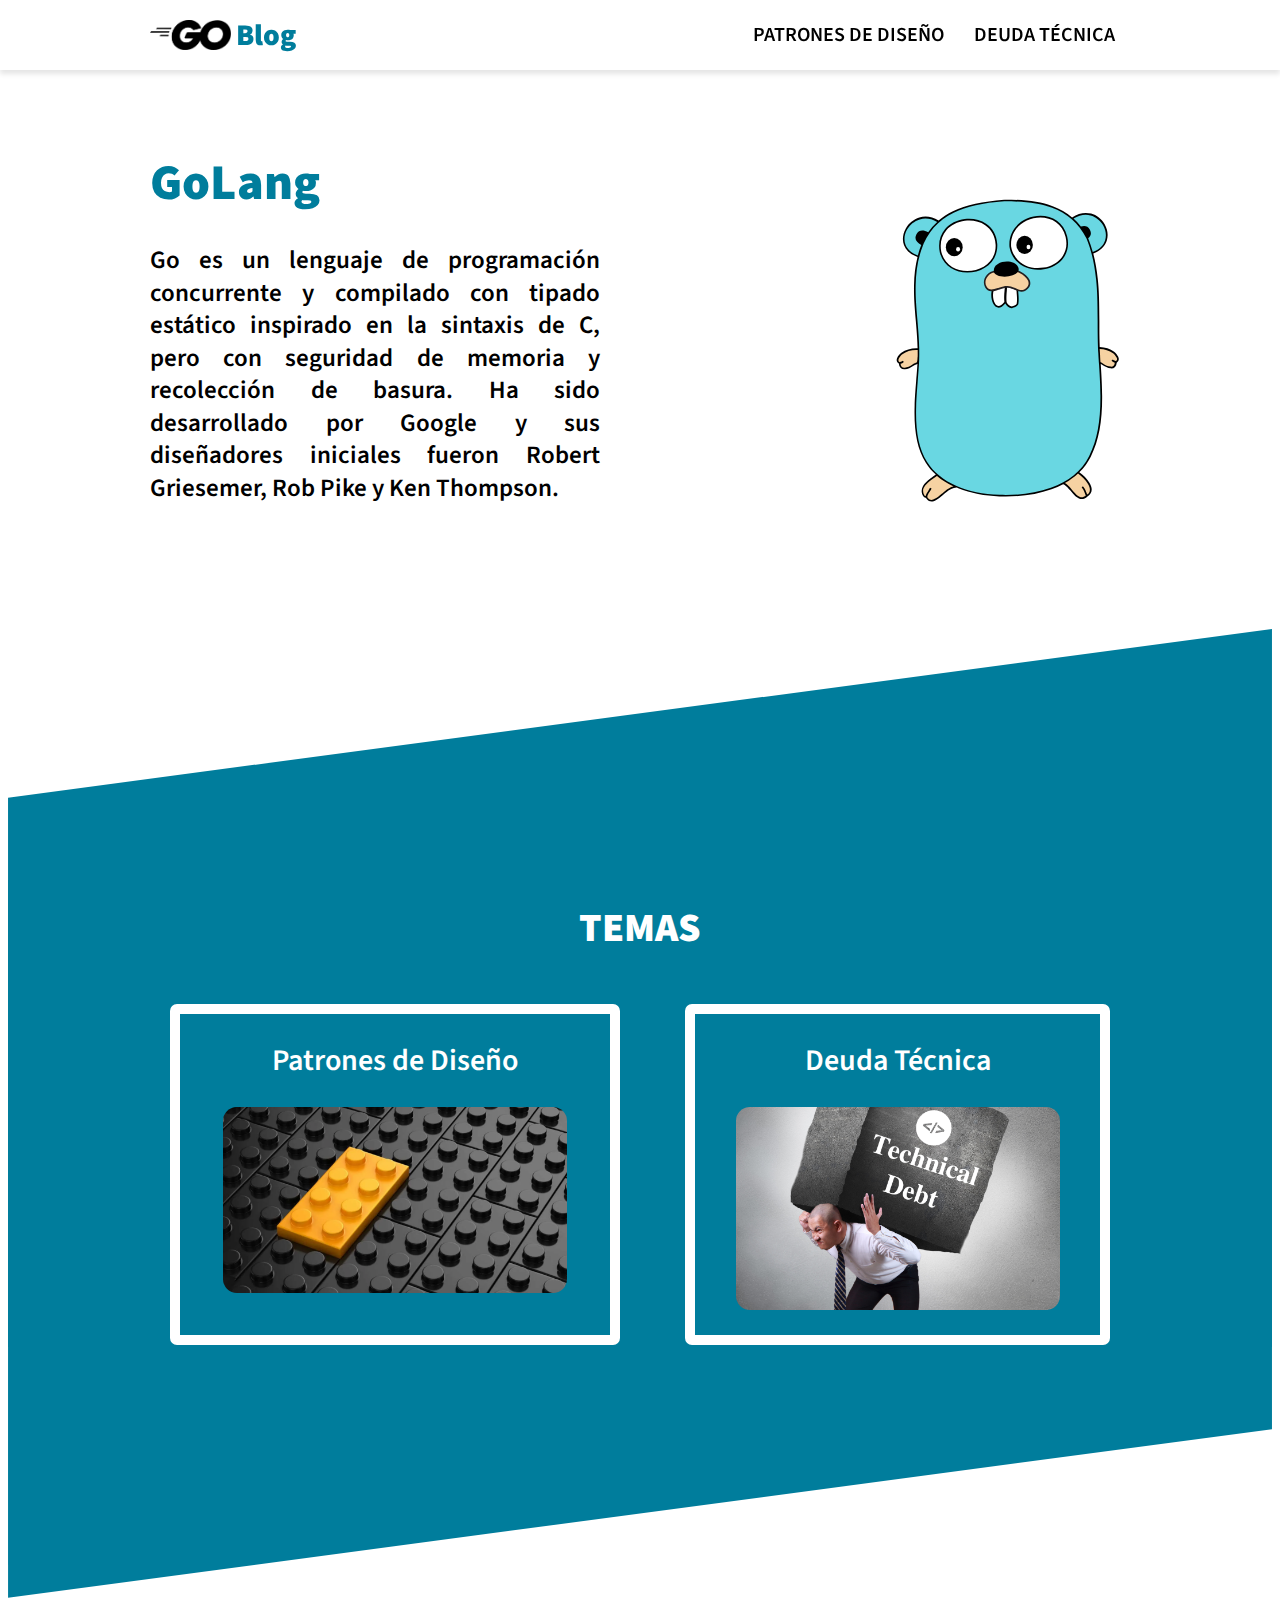
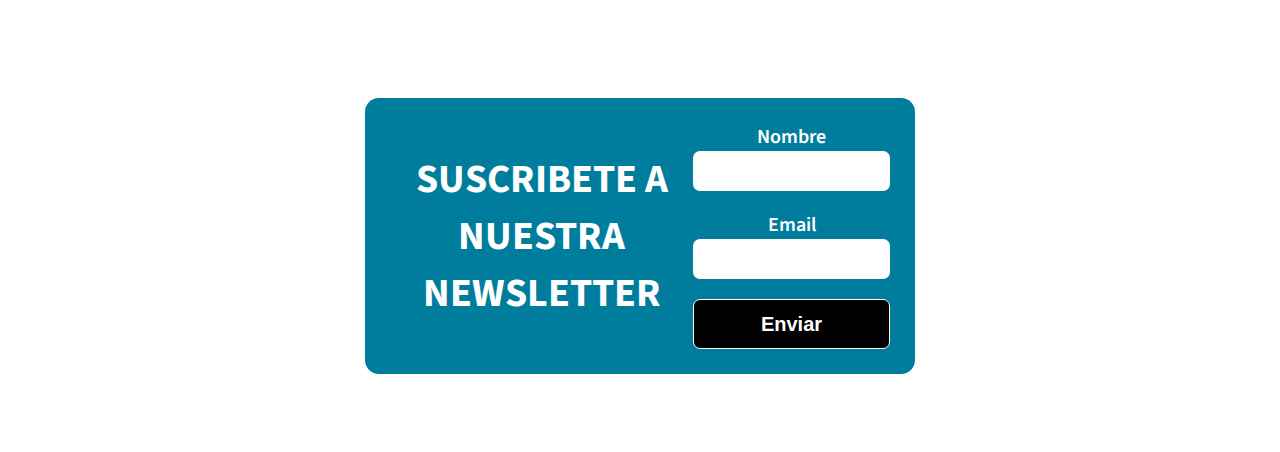
<file: index.html>
<!DOCTYPE html>
<html lang="es">
<head>
  <meta charset="UTF-8">
  <meta http-equiv="X-UA-Compatible" content="IE=edge">
  <meta name="viewport" content="width=device-width, initial-scale=1.0">
  <title>Golang Blog</title>
  <link rel="preconnect" href="https://fonts.googleapis.com">
  <link rel="preconnect" href="https://fonts.gstatic.com" crossorigin>
  <link href="https://fonts.googleapis.com/css2?family=Source+Sans+Pro:wght@400;600;700;900&display=swap" rel="stylesheet">
  <link rel="stylesheet" href="/styles/main.css">
  <link rel="stylesheet" href="/styles/navbar.css">
  <link rel="stylesheet" href="/styles/description.css">
  <link rel="stylesheet" href="/styles/topics.css">
  <link rel="stylesheet" href="/styles/contact.css">
  <link rel="stylesheet" href="/styles/modal.css">
  <script defer src="js/app.js"></script>
</head>
<body>

  <header class="topheader">
    <nav class="topnav">
      <a href="/index.html" class="logo">
        <img height="30" src="images/go_logo.png" alt="gopher">
        <div class="logo-title">Blog</div>
      </a>
      <button class="open-menu">
        <img src="images/hamburger-icon.svg" alt="abrir menú">
      </button>
      <ul class="menu">
        <button class="close-menu">
          <img src="images/close-icon.svg" alt="cerrar menú">
        </button>
        <li><a href="/desing_patterns.html">Patrones de Diseño</a></li>
        <li><a href="/technical_debt.html">Deuda Técnica</a></li>
      </ul>
    </nav>
  </header>

  <div class="horizontal-padding vertical-padding">
    <section class="description" id="description">
        <div class="description-info">
            <h1 class="description-title">GoLang</h1>
            <p class="description-details">Go es un lenguaje de programación concurrente y compilado con tipado estático inspirado en la sintaxis de C, pero con seguridad de memoria y recolección de basura. Ha sido desarrollado por Google y sus diseñadores iniciales fueron Robert Griesemer, Rob Pike y Ken Thompson.</p>
        </div>
        <span class="description-img-section">
            <img class="description-img" src="images/gopher.svg" alt="Gopher"/>
        </span>
    </section>
  </div>

  <section class="topics" id="topics">
    <img src="images/wave.svg" alt="division" class="wave wave-top">
      <div class="topics-body">
        <h2 class="topics-title">Temas</h2>
        <div class="topics-grid">
          <div class="topic">
            <a href="/desing_patterns.html" class="topic-link">
              <h2 class="topic-title">Patrones de Diseño</h2>
              <img src="images/patron.png" alt="Patrones" class="topic-img">
            </a>
          </div>
          <div class="topic">
            <a href="/technical_debt.html" class="topic-link">
              <h2 class="topic-title">Deuda Técnica</h2>
              <img src="images/deuda.png" alt="Patrones" class="topic-img">
            </a>
          </div>
        </div>
      </div>
    <img src="images/wave.svg" alt="division" class="wave wave-bottom">
  </section>
  
  <div class="horizontal-padding vertical-padding">
    <div class="contact-group">
      <section class="contact" id="contact">
        <div class="contact-container">
          <h2 class="contact-title">Suscribete a nuestra newsletter</h2>
          <form class="contact-form">
            <div class="contact-form-group">
              <label for="name">Nombre</label>
              <input type="text" name="name" id="name">
            </div>
            <div class="contact-form-group">
              <label for="name">Email</label>
              <input type="email" name="email" id="email">
            </div>
            <button type="submit" name="sendBtn" id="sendBtn" class="contact-form-submit">Enviar</button>
          </form>
        </div>
      </section>
    </div>
  </div>

  <section class="modal">
    <div class="modal-content">
      <img class="modal-image" src="images/check.png" alt="terminal">
      <h2 class="modal-message" name="response" id="response">Mensaje Modal</h2>
      <button class="modal-close">Cerrar</button>
    </div>
  </section>

</body>
</html>
</file>
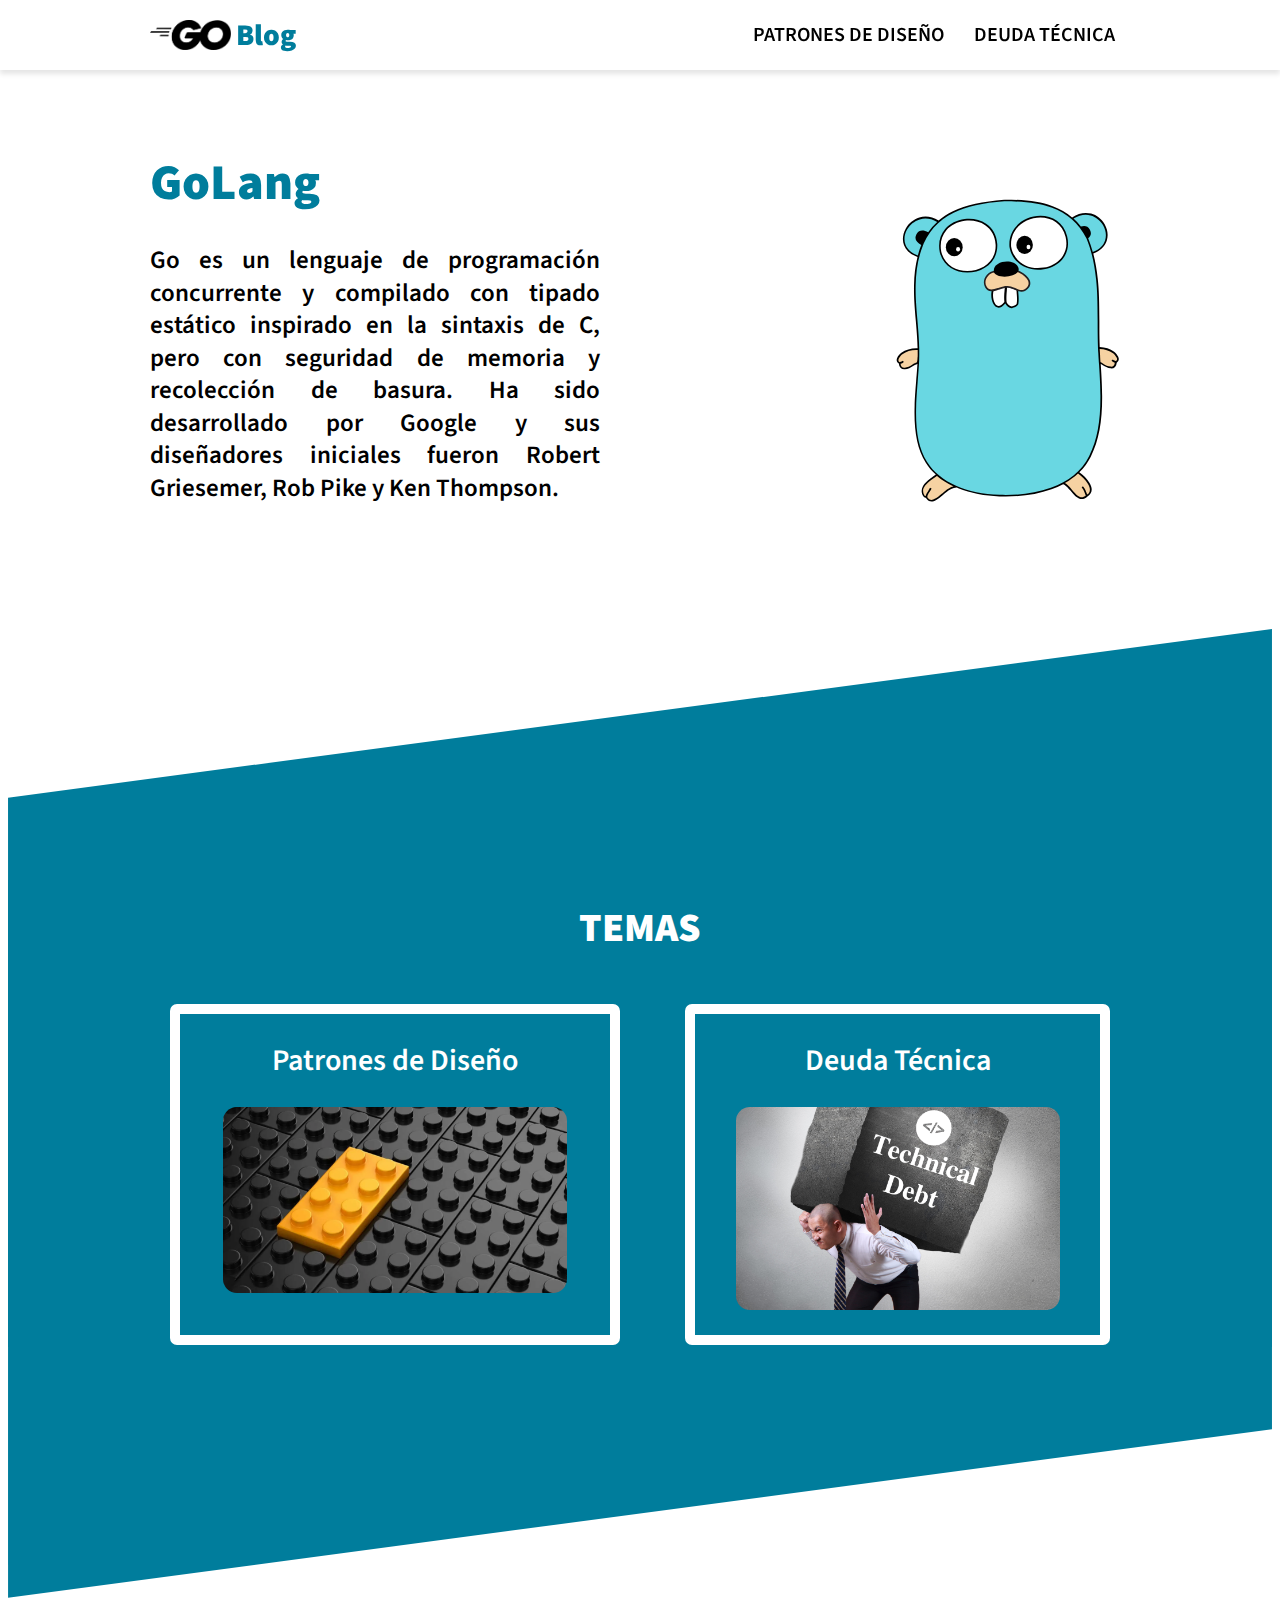
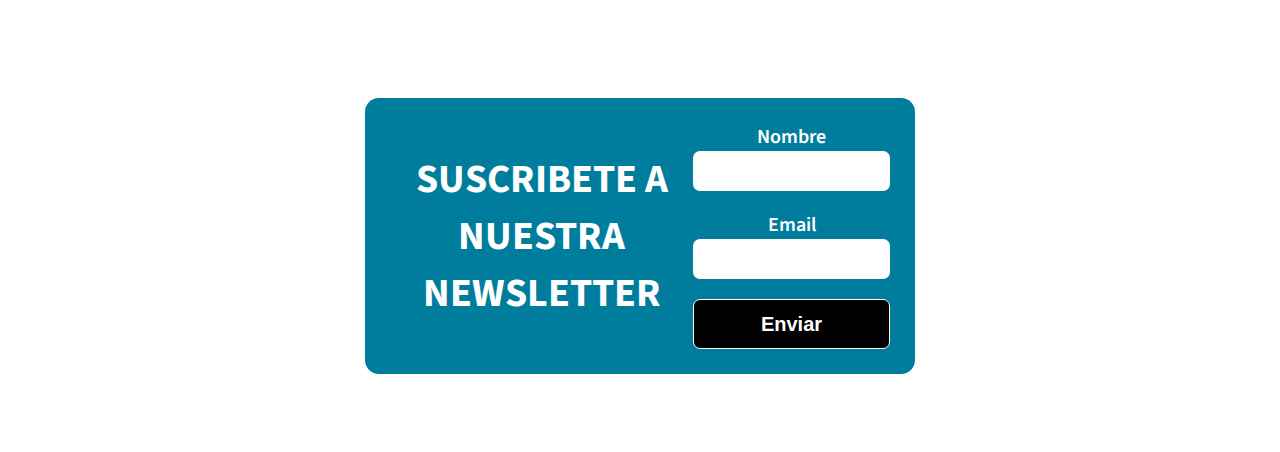
<file: docs/index.html>
<!DOCTYPE html>
<html lang="es">
<head>
  <meta charset="UTF-8">
  <meta http-equiv="X-UA-Compatible" content="IE=edge">
  <meta name="viewport" content="width=device-width, initial-scale=1.0">
  <title>Golang Blog</title>
  <link rel="preconnect" href="https://fonts.googleapis.com">
  <link rel="preconnect" href="https://fonts.gstatic.com" crossorigin>
  <link href="https://fonts.googleapis.com/css2?family=Source+Sans+Pro:wght@400;600;700;900&display=swap" rel="stylesheet">
  <link rel="stylesheet" href="./styles/main.css">
  <link rel="stylesheet" href="./styles/navbar.css">
  <link rel="stylesheet" href="./styles/description.css">
  <link rel="stylesheet" href="./styles/topics.css">
  <link rel="stylesheet" href="./styles/contact.css">
  <link rel="stylesheet" href="./styles/modal.css">
  <script defer src="./js/app.js"></script>
</head>
<body>

  <header class="topheader">
    <nav class="topnav">
      <a href="docs/index.html" class="logo">
        <img height="30" src="images/go_logo.png" alt="gopher">
        <div class="logo-title">Blog</div>
      </a>
      <button class="open-menu">
        <img src="images/hamburger-icon.svg" alt="abrir menú">
      </button>
      <ul class="menu">
        <button class="close-menu">
          <img src="images/close-icon.svg" alt="cerrar menú">
        </button>
        <li><a href="./desing_patterns.html">Patrones de Diseño</a></li>
        <li><a href="./technical_debt.html">Deuda Técnica</a></li>
      </ul>
    </nav>
  </header>

  <div class="horizontal-padding vertical-padding">
    <section class="description" id="description">
        <div class="description-info">
            <h1 class="description-title">GoLang</h1>
            <p class="description-details">Go es un lenguaje de programación concurrente y compilado con tipado estático inspirado en la sintaxis de C, pero con seguridad de memoria y recolección de basura. Ha sido desarrollado por Google y sus diseñadores iniciales fueron Robert Griesemer, Rob Pike y Ken Thompson.</p>
        </div>
        <span class="description-img-section">
            <img class="description-img" src="images/gopher.svg" alt="Gopher"/>
        </span>
    </section>
  </div>

  <section class="topics" id="topics">
    <img src="images/wave.svg" alt="division" class="wave wave-top">
      <div class="topics-body">
        <h2 class="topics-title">Temas</h2>
        <div class="topics-grid">
          <div class="topic">
            <a href="./desing_patterns.html" class="topic-link">
              <h2 class="topic-title">Patrones de Diseño</h2>
              <img src="images/patron.png" alt="Patrones" class="topic-img">
            </a>
          </div>
          <div class="topic">
            <a href="./technical_debt.html" class="topic-link">
              <h2 class="topic-title">Deuda Técnica</h2>
              <img src="images/deuda.png" alt="Patrones" class="topic-img">
            </a>
          </div>
        </div>
      </div>
    <img src="images/wave.svg" alt="division" class="wave wave-bottom">
  </section>
  
  <div class="horizontal-padding vertical-padding">
    <div class="contact-group">
      <section class="contact" id="contact">
        <div class="contact-container">
          <h2 class="contact-title">Suscribete a nuestra newsletter</h2>
          <form class="contact-form">
            <div class="contact-form-group">
              <label for="name">Nombre</label>
              <input type="text" name="name" id="name">
            </div>
            <div class="contact-form-group">
              <label for="name">Email</label>
              <input type="email" name="email" id="email">
            </div>
            <button type="submit" name="sendBtn" id="sendBtn" class="contact-form-submit">Enviar</button>
          </form>
        </div>
      </section>
    </div>
  </div>

  <section class="modal">
    <div class="modal-content">
      <img class="modal-image" src="images/check.png" alt="terminal">
      <h2 class="modal-message" name="response" id="response">Mensaje Modal</h2>
      <button class="modal-close">Cerrar</button>
    </div>
  </section>

</body>
</html>
</file>
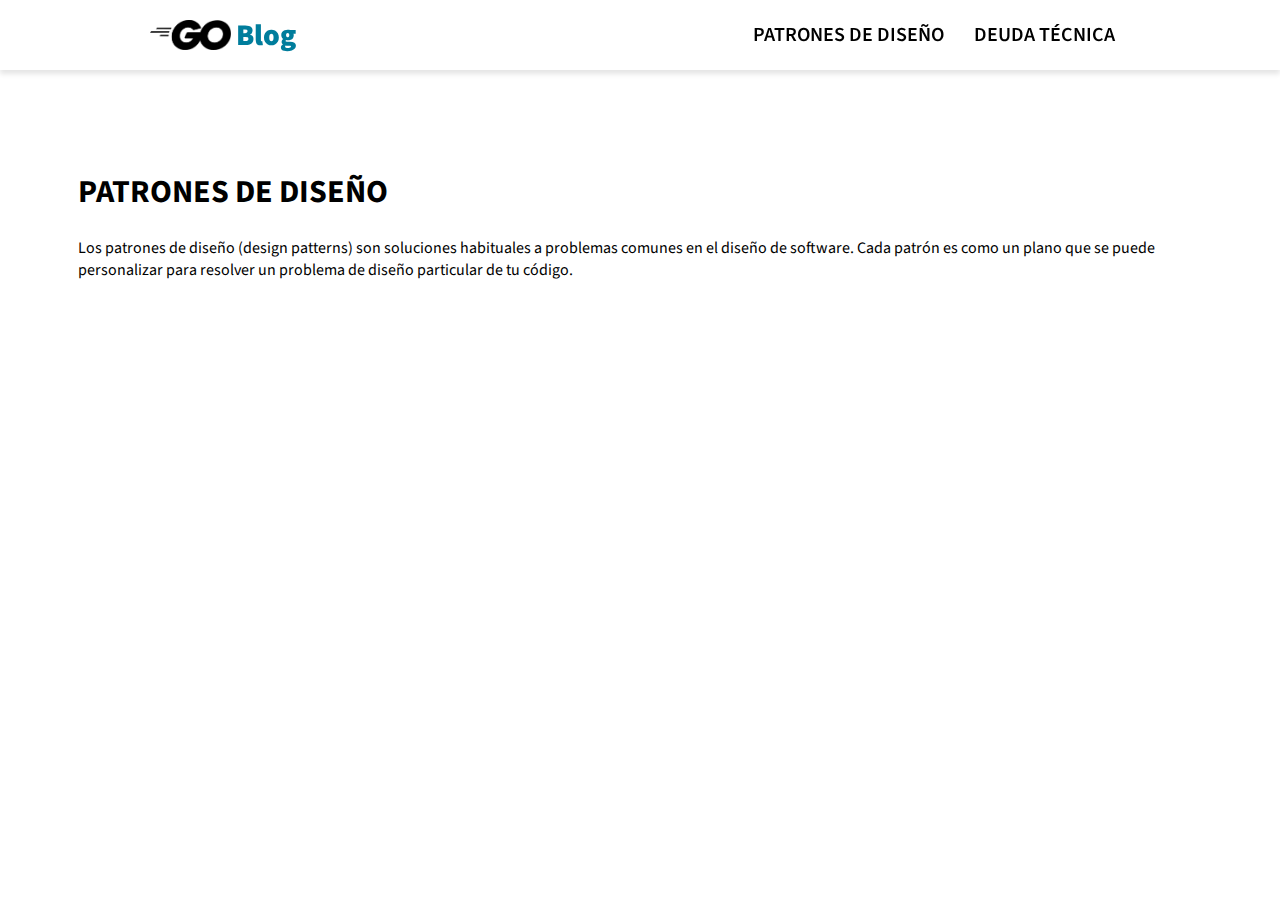
<file: desing_patterns.html>
<!DOCTYPE html>
<html lang="es">
<head>
  <meta charset="UTF-8">
  <meta http-equiv="X-UA-Compatible" content="IE=edge">
  <meta name="viewport" content="width=device-width, initial-scale=1.0">
  <title>Patrones Go</title>
  <link rel="preconnect" href="https://fonts.googleapis.com">
  <link rel="preconnect" href="https://fonts.gstatic.com" crossorigin>
  <link href="https://fonts.googleapis.com/css2?family=Source+Sans+Pro:wght@400;600;700;900&display=swap" rel="stylesheet">
  <link rel="stylesheet" href="/styles/main.css">
  <link rel="stylesheet" href="/styles/navbar.css">
  <script defer src="js/app.js"></script>
</head>
<body>

  <header class="topheader">
    <nav class="topnav">
      <a href="/index.html" class="logo">
        <img height="30" src="images/go_logo.png" alt="gopher">
        <div class="logo-title">Blog</div>
      </a>
      <button class="open-menu">
        <img src="images/hamburger-icon.svg" alt="abrir menú">
      </button>
      <ul class="menu">
        <button class="close-menu">
          <img src="images/close-icon.svg" alt="cerrar menú">
        </button>
        <li><a href="/desing_patterns.html">Patrones de Diseño</a></li>
        <li><a href="/technical_debt.html">Deuda Técnica</a></li>
      </ul>
    </nav>
  </header>

  <div class="horizontal-padding vertical-padding">
    <section class="content">
        <div class="content-info">
            <h1 class="content-title">PATRONES DE DISEÑO</h1>
            <p class="content-details">Los patrones de diseño (design patterns) son soluciones
                habituales a problemas comunes en el diseño de
                software. Cada patrón es como un plano que se
                puede personalizar para resolver un problema de
                diseño particular de tu código.</p>
        </div>
    </section>
  </div>

</body>
</html>
</file>
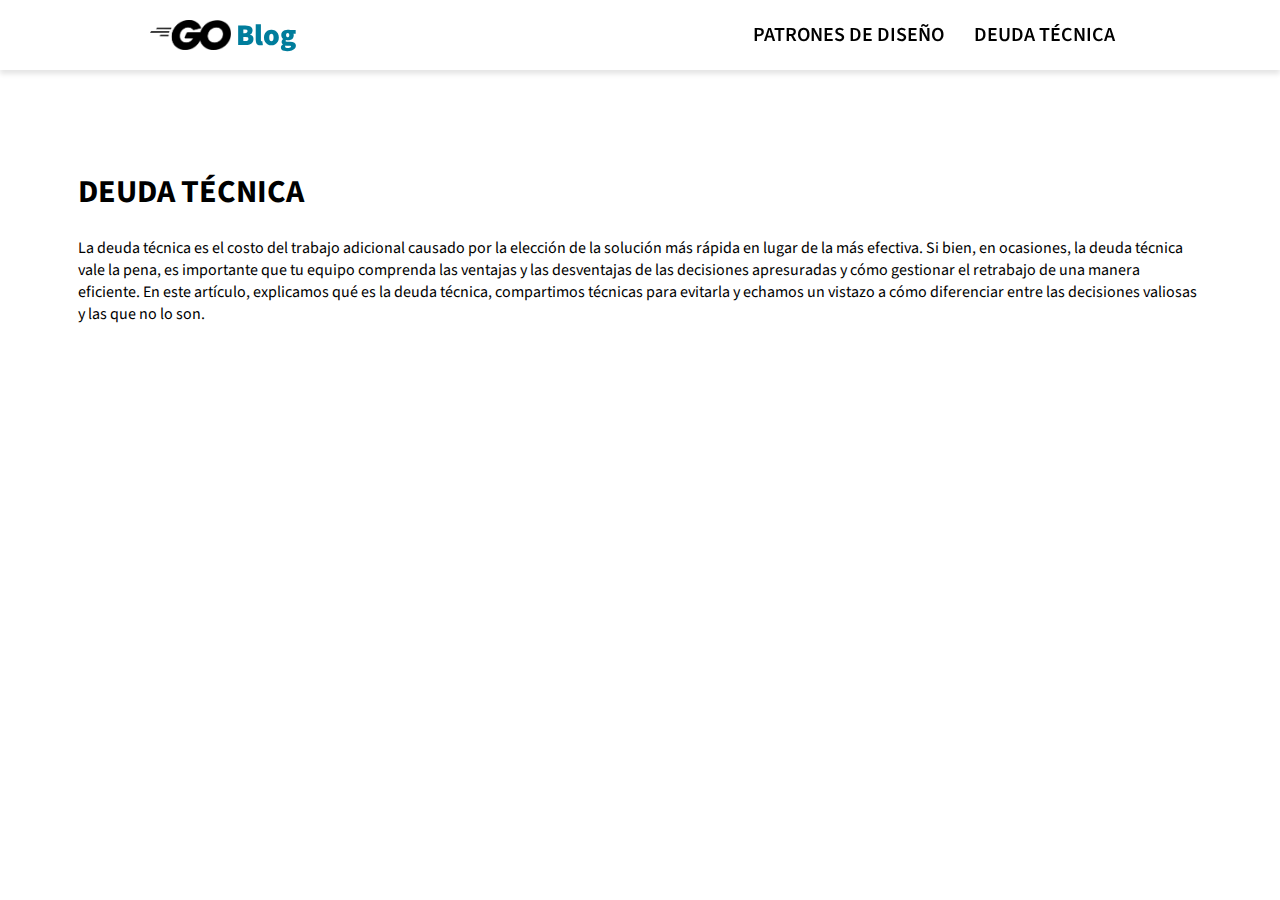
<file: technical_debt.html>
<!DOCTYPE html>
<html lang="es">
<head>
  <meta charset="UTF-8">
  <meta http-equiv="X-UA-Compatible" content="IE=edge">
  <meta name="viewport" content="width=device-width, initial-scale=1.0">
  <title>Deuda Técnica</title>
  <link rel="preconnect" href="https://fonts.googleapis.com">
  <link rel="preconnect" href="https://fonts.gstatic.com" crossorigin>
  <link href="https://fonts.googleapis.com/css2?family=Source+Sans+Pro:wght@400;600;700;900&display=swap" rel="stylesheet">
  <link rel="stylesheet" href="/styles/main.css">
  <link rel="stylesheet" href="/styles/navbar.css">
  <script defer src="js/app.js"></script>
</head>
<body>

  <header class="topheader">
    <nav class="topnav">
      <a href="/index.html" class="logo">
        <img height="30" src="images/go_logo.png" alt="gopher">
        <div class="logo-title">Blog</div>
      </a>
      <button class="open-menu">
        <img src="images/hamburger-icon.svg" alt="abrir menú">
      </button>
      <ul class="menu">
        <button class="close-menu">
          <img src="images/close-icon.svg" alt="cerrar menú">
        </button>
        <li><a href="/desing_patterns.html">Patrones de Diseño</a></li>
        <li><a href="/technical_debt.html">Deuda Técnica</a></li>
      </ul>
    </nav>
  </header>

  <div class="horizontal-padding vertical-padding">
    <section class="content">
        <div class="content-info">
            <h1 class="content-title">DEUDA TÉCNICA</h1>
            <p class="content-details">La deuda técnica es el costo del trabajo adicional causado por la elección de la solución más rápida en lugar de la más efectiva. Si bien, en ocasiones, la deuda técnica vale la pena, es importante que tu equipo comprenda las ventajas y las desventajas de las decisiones apresuradas y cómo gestionar el retrabajo de una manera eficiente. En este artículo, explicamos qué es la deuda técnica, compartimos técnicas para evitarla y echamos un vistazo a cómo diferenciar entre las decisiones valiosas y las que no lo son.</p>
        </div>
    </section>
  </div>

</body>
</html>
</file>
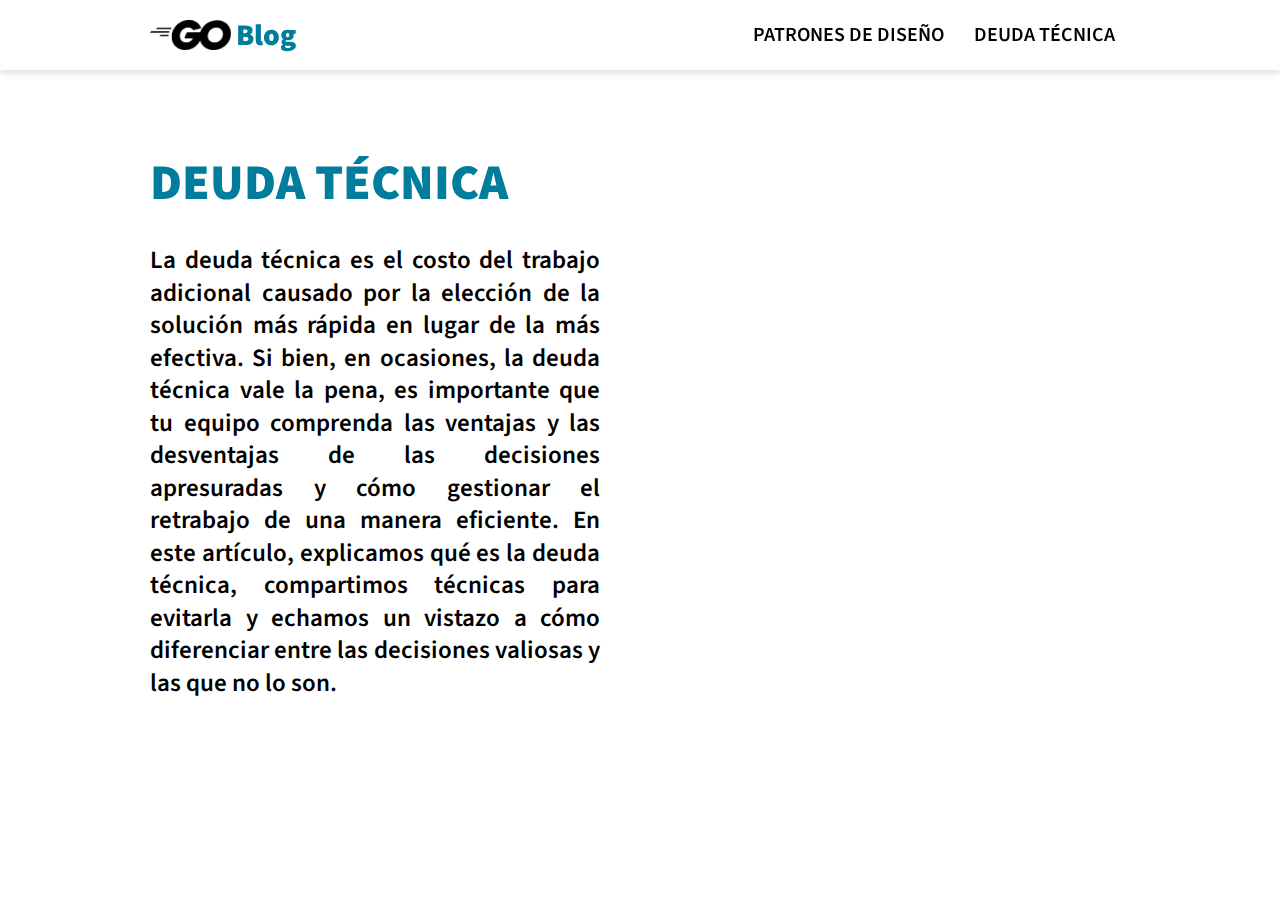
<file: technique_doubt.html>
<!DOCTYPE html>
<html lang="es">
<head>
  <meta charset="UTF-8">
  <meta http-equiv="X-UA-Compatible" content="IE=edge">
  <meta name="viewport" content="width=device-width, initial-scale=1.0">
  <title>Deuda Técnica</title>
  <link rel="preconnect" href="https://fonts.googleapis.com">
  <link rel="preconnect" href="https://fonts.gstatic.com" crossorigin>
  <link href="https://fonts.googleapis.com/css2?family=Source+Sans+Pro:wght@400;600;700;900&display=swap" rel="stylesheet">
  <link rel="stylesheet" href="/assets/styles/main.css">
  <link rel="stylesheet" href="/assets/styles/navbar.css">
  <link rel="stylesheet" href="/assets/styles/description.css">
  <script defer src="assets/js/app.js"></script>
</head>
<body>

  <header class="topheader">
    <nav class="topnav">
      <a href="/index.html" class="logo">
        <img height="30" src="assets/images/go_logo.png" alt="gopher">
        <div class="logo-title">Blog</div>
      </a>
      <button class="open-menu">
        <img src="assets/images/hamburger-icon.svg" alt="abrir menú">
      </button>
      <ul class="menu">
        <button class="close-menu">
          <img src="assets/images/close-icon.svg" alt="cerrar menú">
        </button>
        <li><a href="/desing_patterns.html">Patrones de Diseño</a></li>
        <li><a href="/technique_doubt.html">Deuda Técnica</a></li>
      </ul>
    </nav>
  </header>

  <div class="horizontal-padding vertical-padding">
    <section class="description">
        <div class="description-info">
            <h1 class="description-title">DEUDA TÉCNICA</h1>
            <p class="description-details">La deuda técnica es el costo del trabajo adicional causado por la elección de la solución más rápida en lugar de la más efectiva. Si bien, en ocasiones, la deuda técnica vale la pena, es importante que tu equipo comprenda las ventajas y las desventajas de las decisiones apresuradas y cómo gestionar el retrabajo de una manera eficiente. En este artículo, explicamos qué es la deuda técnica, compartimos técnicas para evitarla y echamos un vistazo a cómo diferenciar entre las decisiones valiosas y las que no lo son.</p>
        </div>
    </section>
  </div>

</body>
</html>
</file>
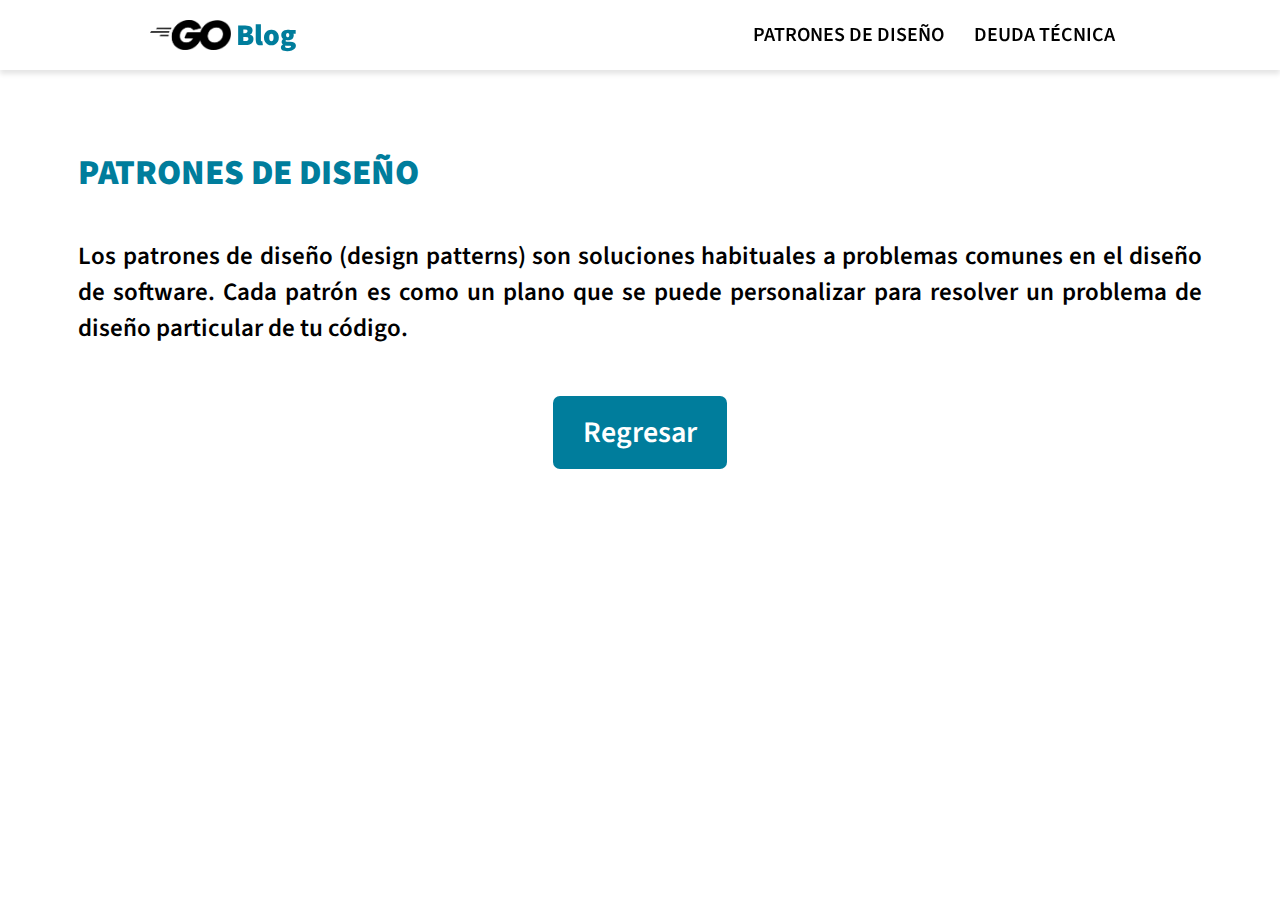
<file: docs/desing_patterns.html>
<!DOCTYPE html>
<html lang="es">
<head>
  <meta charset="UTF-8">
  <meta http-equiv="X-UA-Compatible" content="IE=edge">
  <meta name="viewport" content="width=device-width, initial-scale=1.0">
  <title>Patrones Go</title>
  <link rel="preconnect" href="https://fonts.googleapis.com">
  <link rel="preconnect" href="https://fonts.gstatic.com" crossorigin>
  <link href="https://fonts.googleapis.com/css2?family=Source+Sans+Pro:wght@400;600;700;900&display=swap" rel="stylesheet">
  <link rel="stylesheet" href="./styles/main.css">
  <link rel="stylesheet" href="./styles/navbar.css">
  <link rel="stylesheet" href="./styles/content.css">
  <script defer src="js/app.js"></script>
</head>
<body>

  <header class="topheader">
    <nav class="topnav">
      <a href="./index.html" class="logo">
        <img height="30" src="images/go_logo.png" alt="gopher">
        <div class="logo-title">Blog</div>
      </a>
      <button class="open-menu">
        <img src="images/hamburger-icon.svg" alt="abrir menú">
      </button>
      <ul class="menu">
        <button class="close-menu">
          <img src="images/close-icon.svg" alt="cerrar menú">
        </button>
        <li><a href="./desing_patterns.html">Patrones de Diseño</a></li>
        <li><a href="./technical_debt.html">Deuda Técnica</a></li>
      </ul>
    </nav>
  </header>

  <div class="horizontal-padding vertical-padding">
    <section class="content">
        <div class="content-info">
            <h1 class="content-title">PATRONES DE DISEÑO</h1>
            <p class="content-details">Los patrones de diseño (design patterns) son soluciones
                habituales a problemas comunes en el diseño de
                software. Cada patrón es como un plano que se
                puede personalizar para resolver un problema de
                diseño particular de tu código.</p>
        </div>
        <div class="content-btn">
          <a href="./index.html" class="content-btn-back">Regresar</a>
        </div>
    </section>
  </div>

</body>
</html>
</file>
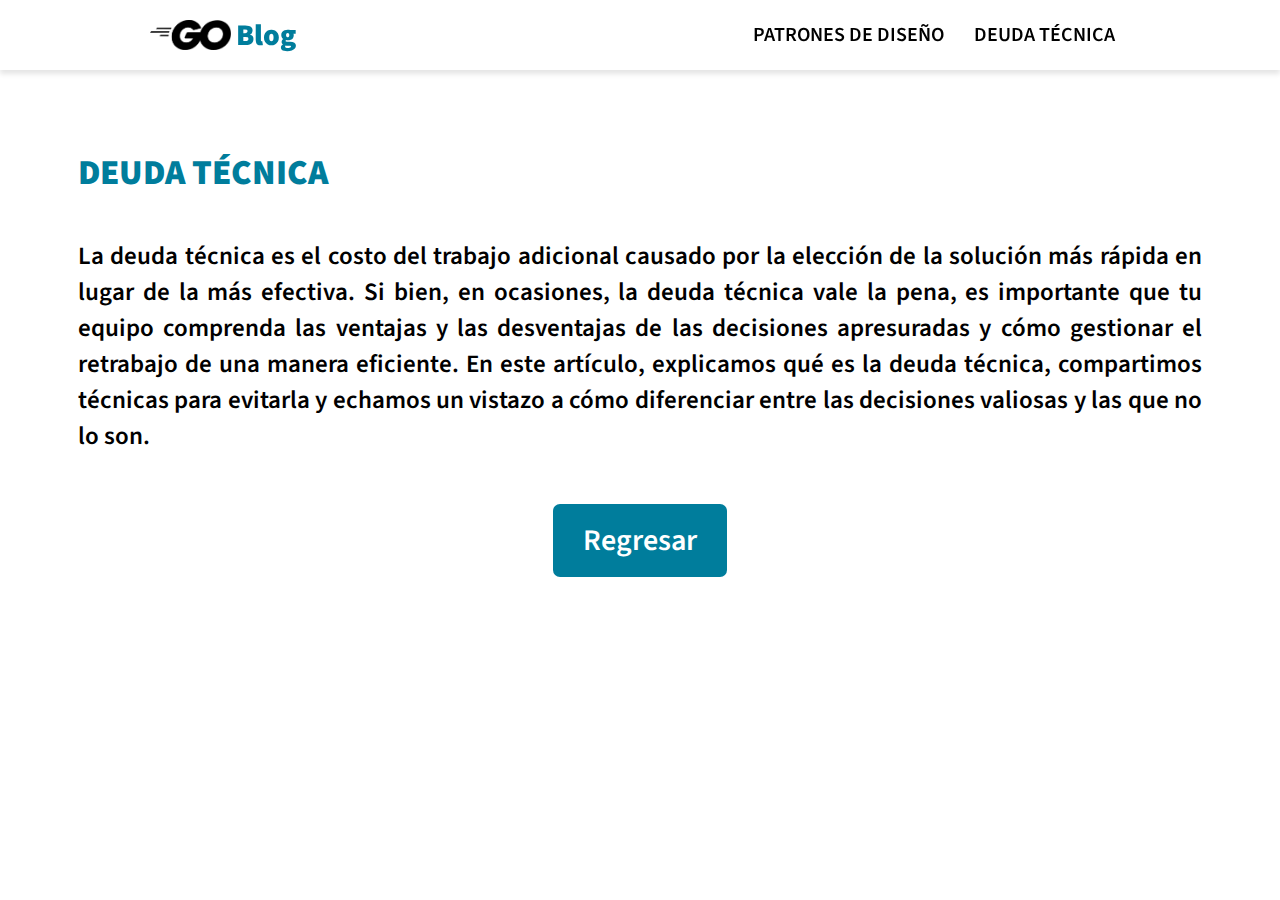
<file: docs/technical_debt.html>
<!DOCTYPE html>
<html lang="es">
<head>
  <meta charset="UTF-8">
  <meta http-equiv="X-UA-Compatible" content="IE=edge">
  <meta name="viewport" content="width=device-width, initial-scale=1.0">
  <title>Deuda Técnica</title>
  <link rel="preconnect" href="https://fonts.googleapis.com">
  <link rel="preconnect" href="https://fonts.gstatic.com" crossorigin>
  <link href="https://fonts.googleapis.com/css2?family=Source+Sans+Pro:wght@400;600;700;900&display=swap" rel="stylesheet">
  <link rel="stylesheet" href="./styles/main.css">
  <link rel="stylesheet" href="./styles/navbar.css">
  <link rel="stylesheet" href="./styles/content.css">
  <script defer src="js/app.js"></script>
</head>
<body>

  <header class="topheader">
    <nav class="topnav">
      <a href="./index.html" class="logo">
        <img height="30" src="images/go_logo.png" alt="gopher">
        <div class="logo-title">Blog</div>
      </a>
      <button class="open-menu">
        <img src="images/hamburger-icon.svg" alt="abrir menú">
      </button>
      <ul class="menu">
        <button class="close-menu">
          <img src="images/close-icon.svg" alt="cerrar menú">
        </button>
        <li><a href="./desing_patterns.html">Patrones de Diseño</a></li>
        <li><a href="./technical_debt.html">Deuda Técnica</a></li>
      </ul>
    </nav>
  </header>

  <div class="horizontal-padding vertical-padding">
    <section class="content">
        <div class="content-info">
            <h1 class="content-title">DEUDA TÉCNICA</h1>
            <p class="content-details">La deuda técnica es el costo del trabajo adicional causado por la elección de la solución más rápida en lugar de la más efectiva. Si bien, en ocasiones, la deuda técnica vale la pena, es importante que tu equipo comprenda las ventajas y las desventajas de las decisiones apresuradas y cómo gestionar el retrabajo de una manera eficiente. En este artículo, explicamos qué es la deuda técnica, compartimos técnicas para evitarla y echamos un vistazo a cómo diferenciar entre las decisiones valiosas y las que no lo son.</p>
        </div>
        <div class="content-btn">
          <a href="./index.html" class="content-btn-back">Regresar</a>
        </div>
    </section>
  </div>

</body>
</html>
</file>
<file: styles/main.css>
:root {
    --theme-color: white;
    --primary-color: #007d9c;
    --secondary-color: #fddd00;
    --text-color-inverse: white;
    --text-color: black;
    --navbar-shallow-color: #e5e5e5;
    --menu-mobile-background-color: #007d9c;
}

body {
    font-family: 'Source Sans Pro', sans-serif;
    background-color: var(--theme-color);
    color: var(--text-color);
    padding-top: 70px;
}

a {
    text-decoration: none;
    color: var(--text-color);
}

.horizontal-padding {
    padding-left: 20px;
    padding-right: 20px;
}

.vertical-padding {
    padding-top: 25px;
    padding-bottom: 25px;
}

@media (min-width: 800px) {
    .horizontal-padding {
        padding-left: 70px;
        padding-right: 70px;
    }
    
    .vertical-padding {
        padding-top: 70px;
        padding-bottom: 70px;
    }
}
</file>
<file: styles/navbar.css>
.topheader {
    box-shadow: 0 4px 5px var(--navbar-shallow-color);
    background-color: var(--theme-color);
    position: fixed;
    left: 0;
    top: 0;
    width: 100%;
    z-index: 100;
}

.topnav {
    display: flex;
    justify-content: space-between;
    padding: 10px;
    max-width: 980px;
    margin: 0 auto;
}

.logo {
    display: flex;
    align-items: center;
    font-size: 30px;
    font-weight: 900;
    color: var(--primary-color);
}

.logo-title {
    margin-left: 5px;
}

.menu {
    display: flex;
    list-style: none;
    margin: 0;
    padding: 0;
}

.menu li {
    padding: 0 15px;
}

.menu a {
    color: var(--text-color);
    font-size: 20px;
    font-weight: 600;
    line-height: 50px;
    text-transform: uppercase;
    position: relative;
}

.open-menu,
.close-menu {
    display: none;
}

@media (max-width: 700px) {
    .menu {
        flex-direction: column;
        position: fixed;
        left: 0;
        top: 0;
        width: 100%;
        height: 100%;
        align-items: center;
        background-color: var(--menu-mobile-background-color);
        overflow-y: auto;
        opacity: 0;
        pointer-events: none;
        transition: 0.3s;
    }

    .menu li {
        padding: 0;
    }
    
    .menu a {
        color: var(--text-color-inverse);
        line-height: 70px;
        font-size: 25px;
    }

    .open-menu,
    .close-menu {
        display: block;
        border: none;
        background: none;
        cursor: pointer;
    }

    .close-menu {
        align-self: flex-end;
        padding: 20px 15px;
    }

    .menu_opened {
        opacity: 1;
        pointer-events: all;
    }
}
</file>
<file: styles/description.css>
.description-info {
    margin-bottom: 25px;
}

.description-img {
    width: 70%;
    max-width: 350px;
}

.description-img-section {
    position: relative;
}

.description-img-line {
    background-color: var(--secondary-color);
    height: 10px;
    position: absolute;
    width: 100%;
    left: 0;
    bottom: 0;
}

.description {
    text-align: center;
}

.description-title {
    font-size: 35px;
    font-weight: 900;
    margin: 0;
    color: var(--primary-color);
}

.description-details {
    font-size: 18px;
    font-weight: 600;
    line-height: 1.3;
    max-width: 450px;
    margin: 20 auto;
    text-align: justify;
}

@media (min-width: 700px) {
    .description-info {
        margin-bottom: 0px;
    }
    
    .description-img {
        width: 100%;
        max-width: 250px;
    }
    
    .description {
        text-align: left;
        display: flex;
        justify-content: space-between;
        align-items: center;
        max-width: 980px;
        margin: 0 auto;
    }
    
    .description-title {
        font-size: 50px;
    }
    
    .description-details {
        font-size: 25px;
        margin: 30 0;
    }
}
</file>
<file: styles/topics.css>
.topics {
    display: flex;
    flex-direction: column;
}

.topics-body {
    background-color: var(--primary-color);
    color: var(--text-color-inverse);
    display: flex;
    flex-direction: column;
    justify-content: center;
    align-items: center;
}

.wave {
    width: 100%;
    position: relative;
    top: 2px;
}

.wave-bottom {
    transform: scaleX(-1) scaleY(-1);
    top: -2px;
}

.topics-title {
    text-align: center;
    text-transform: uppercase;
    font-weight: 900;
    font-size: 30px;
    margin: 25px;
}

.topics-grid {
    display: grid;
    gap: 25px;
}

.topic {
    border: 10px solid var(--text-color-inverse);
    margin: 2px 20px;
    cursor: pointer;
    border-radius: 7px;
}

.topic:hover {
    border: 10px solid var(--secondary-color);
    filter: brightness(130%);
}

.topic-link {
    display: flex;
    flex-direction: column;
    justify-content: center;
    align-items: center;
}

.topic-title {
    font-size: 20px;
    font-weight: 600;
    color: var(--text-color-inverse);
}

.topic-img {
    width: 80%;
    margin-bottom: 25px;
    border-radius: 14px;
}

@media (min-width: 700px) {
    .topics-title {
        font-size: 40px;
        margin: 20px;
    }
    
    .topics-grid {
        display: flex;
        gap: 25px;
        margin-top: 25px;
        max-width: 980px;
        box-sizing: border-box;
    }
    
    .topic {
        margin: 2px 20px;
    }
    
    .topic-link {
        display: flex;
        flex-direction: column;
        justify-content: center;
        align-items: center;
    }
    
    .topic-title {
        font-size: 30px;
        font-weight: 600;
    }
    
    .topic-img {
        width: 80%;
        margin-bottom: 25px;
    }
}
</file>
<file: styles/contact.css>
.contact {
    background-color: var(--primary-color);
    color: var(--text-color-inverse);
    font-size: 18px;
    border-radius: 14px;
    padding: 25px;

    display: grid;
    gap: 25px;
}

.contact p,
.contact h2 {
    margin: 0;
    padding: 0;
}

.contact-title {
    font-size: 30px;
    font-weight: 700;
    text-align: center;
    text-transform: uppercase;
}


.contact-form input,
.contact-from textarea {
    border-radius: 7px;
    border: none;
    height: 30px;
    padding: 5px 10px;
}

.contact-form-group {
    font-size: 20px;
    font-weight: 600;
}

.contact-form-submit {
    width: 100%;
    height: 50px;
    font-size: 20px;
    font-weight: 600;
    background-color: var(--text-color);
    border-radius: 7px;
    color: var(--text-color-inverse);
    border: 1px solid var(--theme-color);
    cursor: pointer;
}

.contact-form-submit:hover {
    box-shadow: 0 0 14px var(--secondary-color)
}

.contact-form {
    display: grid;
    gap: 20px;
}

@media (min-width: 700px) {
    .contact-group {
        display: flex;
        justify-content: center;
        text-align: center;
    }

    .contact {
        max-width: 500px;
    }

    .contact-container {
        display: flex;
        align-items: center;
        justify-content: center;
    }
    
    
    .contact-title {
        font-size: 40px;
    }
    
    
    .contact-form input,
    .contact-from textarea {
        border-radius: 7px;
        border: none;
        height: 30px;
        padding: 5px 10px;
    }
    
    .contact-form-group {
        font-size: 20px;
        font-weight: 600;
    }
    
    .contact-form-submit {
        width: 100%;
        height: 50px;
        font-size: 20px;
        font-weight: 600;
        background-color: var(--text-color);
        border-radius: 7px;
        color: var(--text-color-inverse);
        border: 1px solid var(--theme-color);
        cursor: pointer;
    }
    
    .contact-form-submit:hover {
        box-shadow: 0 0 14px var(--secondary-color)
    }
    
    .contact-form {
        display: grid;
        gap: 20px;
    }
}
</file>
<file: styles/modal.css>
.modal {
    position: fixed;
    top: 0;
    left: 0;
    right: 0;
    bottom: 0;
    background-color: #111111bd;
    display: flex;
    justify-content: center;
    align-items: center;
    opacity: 0;
    pointer-events: none;
}

.modal-content {
    background-color: var(--theme-color);
    margin: auto;
    width: 90%;
    max-width: 500px;
    display: flex;
    flex-direction: column;
    align-items: center;
    border-radius: 14px;
}

.modal-image {
    width: 40%;
    border-radius: 14px;
    margin-top: 25px;
}

.modal-close {
    background-color: var(--primary-color);
    color: var(--text-color-inverse);
    border: none;
    font-size: 20px;
    padding: 0.5em 1em;
    border-radius: 7px;
    cursor: pointer;
    margin-bottom: 25px;
    transition: opacity 6s;
}

.modal-message {
    margin: 25px 25px;
    text-align: center;
}

.modal-close:hover {
    filter: brightness(130%)
}

.modal--show {
    opacity: 1;
    pointer-events: unset;
    transition: opacity .3s;
}
</file>
<file: docs/styles/main.css>
:root {
    --theme-color: white;
    --primary-color: #007d9c;
    --secondary-color: #fddd00;
    --text-color-inverse: white;
    --text-color: black;
    --navbar-shallow-color: #e5e5e5;
    --menu-mobile-background-color: #007d9c;
}

body {
    font-family: 'Source Sans Pro', sans-serif;
    background-color: var(--theme-color);
    color: var(--text-color);
    padding-top: 70px;
}

a {
    text-decoration: none;
    color: var(--text-color);
}

.horizontal-padding {
    padding-left: 20px;
    padding-right: 20px;
}

.vertical-padding {
    padding-top: 25px;
    padding-bottom: 25px;
}

@media (min-width: 800px) {
    .horizontal-padding {
        padding-left: 70px;
        padding-right: 70px;
    }
    
    .vertical-padding {
        padding-top: 70px;
        padding-bottom: 70px;
    }
}
</file>
<file: docs/styles/navbar.css>
.topheader {
    box-shadow: 0 4px 5px var(--navbar-shallow-color);
    background-color: var(--theme-color);
    position: fixed;
    left: 0;
    top: 0;
    width: 100%;
    z-index: 100;
}

.topnav {
    display: flex;
    justify-content: space-between;
    padding: 10px;
    max-width: 980px;
    margin: 0 auto;
}

.logo {
    display: flex;
    align-items: center;
    font-size: 30px;
    font-weight: 900;
    color: var(--primary-color);
}

.logo-title {
    margin-left: 5px;
}

.menu {
    display: flex;
    list-style: none;
    margin: 0;
    padding: 0;
}

.menu li {
    padding: 0 15px;
}

.menu a {
    color: var(--text-color);
    font-size: 20px;
    font-weight: 600;
    line-height: 50px;
    text-transform: uppercase;
    position: relative;
}

.open-menu,
.close-menu {
    display: none;
}

@media (max-width: 700px) {
    .menu {
        flex-direction: column;
        position: fixed;
        left: 0;
        top: 0;
        width: 100%;
        height: 100%;
        align-items: center;
        background-color: var(--menu-mobile-background-color);
        overflow-y: auto;
        opacity: 0;
        pointer-events: none;
        transition: 0.3s;
    }

    .menu li {
        padding: 0;
    }
    
    .menu a {
        color: var(--text-color-inverse);
        line-height: 70px;
        font-size: 25px;
    }

    .open-menu,
    .close-menu {
        display: block;
        border: none;
        background: none;
        cursor: pointer;
    }

    .close-menu {
        align-self: flex-end;
        padding: 20px 15px;
    }

    .menu_opened {
        opacity: 1;
        pointer-events: all;
    }
}
</file>
<file: docs/styles/description.css>
.description-info {
    margin-bottom: 25px;
}

.description-img {
    width: 70%;
    max-width: 350px;
}

.description-img-section {
    position: relative;
}

.description-img-line {
    background-color: var(--secondary-color);
    height: 10px;
    position: absolute;
    width: 100%;
    left: 0;
    bottom: 0;
}

.description {
    text-align: center;
}

.description-title {
    font-size: 35px;
    font-weight: 900;
    margin: 0;
    color: var(--primary-color);
}

.description-details {
    font-size: 18px;
    font-weight: 600;
    line-height: 1.3;
    max-width: 450px;
    margin: 20 auto;
    text-align: justify;
}

@media (min-width: 700px) {
    .description-info {
        margin-bottom: 0px;
    }
    
    .description-img {
        width: 100%;
        max-width: 250px;
    }
    
    .description {
        text-align: left;
        display: flex;
        justify-content: space-between;
        align-items: center;
        max-width: 980px;
        margin: 0 auto;
    }
    
    .description-title {
        font-size: 50px;
    }
    
    .description-details {
        font-size: 25px;
        margin: 30 0;
    }
}
</file>
<file: docs/styles/topics.css>
.topics {
    display: flex;
    flex-direction: column;
}

.topics-body {
    background-color: var(--primary-color);
    color: var(--text-color-inverse);
    display: flex;
    flex-direction: column;
    justify-content: center;
    align-items: center;
}

.wave {
    width: 100%;
    position: relative;
    top: 2px;
}

.wave-bottom {
    transform: scaleX(-1) scaleY(-1);
    top: -2px;
}

.topics-title {
    text-align: center;
    text-transform: uppercase;
    font-weight: 900;
    font-size: 30px;
    margin: 25px;
}

.topics-grid {
    display: grid;
    gap: 25px;
}

.topic {
    border: 10px solid var(--text-color-inverse);
    margin: 2px 20px;
    cursor: pointer;
    border-radius: 7px;
}

.topic:hover {
    border: 10px solid var(--secondary-color);
    filter: brightness(130%);
}

.topic-link {
    display: flex;
    flex-direction: column;
    justify-content: center;
    align-items: center;
}

.topic-title {
    font-size: 20px;
    font-weight: 600;
    color: var(--text-color-inverse);
}

.topic-img {
    width: 80%;
    margin-bottom: 25px;
    border-radius: 14px;
}

@media (min-width: 700px) {
    .topics-title {
        font-size: 40px;
        margin: 20px;
    }
    
    .topics-grid {
        display: flex;
        gap: 25px;
        margin-top: 25px;
        max-width: 980px;
        box-sizing: border-box;
    }
    
    .topic {
        margin: 2px 20px;
    }
    
    .topic-link {
        display: flex;
        flex-direction: column;
        justify-content: center;
        align-items: center;
    }
    
    .topic-title {
        font-size: 30px;
        font-weight: 600;
    }
    
    .topic-img {
        width: 80%;
        margin-bottom: 25px;
    }
}
</file>
<file: docs/styles/contact.css>
.contact {
    background-color: var(--primary-color);
    color: var(--text-color-inverse);
    font-size: 18px;
    border-radius: 14px;
    padding: 25px;

    display: grid;
    gap: 25px;
}

.contact p,
.contact h2 {
    margin: 0;
    padding: 0;
}

.contact-title {
    font-size: 30px;
    font-weight: 700;
    text-align: center;
    text-transform: uppercase;
}


.contact-form input,
.contact-from textarea {
    border-radius: 7px;
    border: none;
    height: 30px;
    padding: 5px 10px;
}

.contact-form-group {
    font-size: 20px;
    font-weight: 600;
}

.contact-form-submit {
    width: 100%;
    height: 50px;
    font-size: 20px;
    font-weight: 600;
    background-color: var(--text-color);
    border-radius: 7px;
    color: var(--text-color-inverse);
    border: 1px solid var(--theme-color);
    cursor: pointer;
}

.contact-form-submit:hover {
    box-shadow: 0 0 14px var(--secondary-color)
}

.contact-form {
    display: grid;
    gap: 20px;
}

@media (min-width: 700px) {
    .contact-group {
        display: flex;
        justify-content: center;
        text-align: center;
    }

    .contact {
        max-width: 500px;
    }

    .contact-container {
        display: flex;
        align-items: center;
        justify-content: center;
    }
    
    
    .contact-title {
        font-size: 40px;
    }
    
    
    .contact-form input,
    .contact-from textarea {
        border-radius: 7px;
        border: none;
        height: 30px;
        padding: 5px 10px;
    }
    
    .contact-form-group {
        font-size: 20px;
        font-weight: 600;
    }
    
    .contact-form-submit {
        width: 100%;
        height: 50px;
        font-size: 20px;
        font-weight: 600;
        background-color: var(--text-color);
        border-radius: 7px;
        color: var(--text-color-inverse);
        border: 1px solid var(--theme-color);
        cursor: pointer;
    }
    
    .contact-form-submit:hover {
        box-shadow: 0 0 14px var(--secondary-color)
    }
    
    .contact-form {
        display: grid;
        gap: 20px;
    }
}
</file>
<file: docs/styles/modal.css>
.modal {
    position: fixed;
    top: 0;
    left: 0;
    right: 0;
    bottom: 0;
    background-color: #111111bd;
    display: flex;
    justify-content: center;
    align-items: center;
    opacity: 0;
    pointer-events: none;
}

.modal-content {
    background-color: var(--theme-color);
    margin: auto;
    width: 90%;
    max-width: 500px;
    display: flex;
    flex-direction: column;
    align-items: center;
    border-radius: 14px;
}

.modal-image {
    width: 40%;
    border-radius: 14px;
    margin-top: 25px;
}

.modal-close {
    background-color: var(--primary-color);
    color: var(--text-color-inverse);
    border: none;
    font-size: 20px;
    padding: 0.5em 1em;
    border-radius: 7px;
    cursor: pointer;
    margin-bottom: 25px;
    transition: opacity 6s;
}

.modal-message {
    margin: 25px 25px;
    text-align: center;
}

.modal-close:hover {
    filter: brightness(130%)
}

.modal--show {
    opacity: 1;
    pointer-events: unset;
    transition: opacity .3s;
}
</file>
<file: assets/styles/main.css>
:root {
    --theme-color: white;
    --primary-color: #007d9c;
    --secondary-color: #fddd00;
    --text-color-inverse: white;
    --text-color: black;
    --navbar-shallow-color: #e5e5e5;
    --menu-mobile-background-color: #007d9c;
}

body {
    font-family: 'Source Sans Pro', sans-serif;
    background-color: var(--theme-color);
    color: var(--text-color);
    padding-top: 70px;
}

a {
    text-decoration: none;
    color: var(--text-color);
}

.horizontal-padding {
    padding-left: 20px;
    padding-right: 20px;
}

.vertical-padding {
    padding-top: 25px;
    padding-bottom: 25px;
}

@media (min-width: 800px) {
    .horizontal-padding {
        padding-left: 70px;
        padding-right: 70px;
    }
    
    .vertical-padding {
        padding-top: 70px;
        padding-bottom: 70px;
    }
}
</file>
<file: assets/styles/navbar.css>
.topheader {
    box-shadow: 0 4px 5px var(--navbar-shallow-color);
    background-color: var(--theme-color);
    position: fixed;
    left: 0;
    top: 0;
    width: 100%;
    z-index: 100;
}

.topnav {
    display: flex;
    justify-content: space-between;
    padding: 10px;
    max-width: 980px;
    margin: 0 auto;
}

.logo {
    display: flex;
    align-items: center;
    font-size: 30px;
    font-weight: 900;
    color: var(--primary-color);
}

.logo-title {
    margin-left: 5px;
}

.menu {
    display: flex;
    list-style: none;
    margin: 0;
    padding: 0;
}

.menu li {
    padding: 0 15px;
}

.menu a {
    color: var(--text-color);
    font-size: 20px;
    font-weight: 600;
    line-height: 50px;
    text-transform: uppercase;
    position: relative;
}

.open-menu,
.close-menu {
    display: none;
}

@media (max-width: 700px) {
    .menu {
        flex-direction: column;
        position: fixed;
        left: 0;
        top: 0;
        width: 100%;
        height: 100%;
        align-items: center;
        background-color: var(--menu-mobile-background-color);
        overflow-y: auto;
        opacity: 0;
        pointer-events: none;
        transition: 0.3s;
    }

    .menu li {
        padding: 0;
    }
    
    .menu a {
        color: var(--text-color-inverse);
        line-height: 70px;
        font-size: 25px;
    }

    .open-menu,
    .close-menu {
        display: block;
        border: none;
        background: none;
        cursor: pointer;
    }

    .close-menu {
        align-self: flex-end;
        padding: 20px 15px;
    }

    .menu_opened {
        opacity: 1;
        pointer-events: all;
    }
}
</file>
<file: assets/styles/description.css>
.description-info {
    margin-bottom: 25px;
}

.description-img {
    width: 70%;
    max-width: 350px;
}

.description-img-section {
    position: relative;
}

.description-img-line {
    background-color: var(--secondary-color);
    height: 10px;
    position: absolute;
    width: 100%;
    left: 0;
    bottom: 0;
}

.description {
    text-align: center;
}

.description-title {
    font-size: 35px;
    font-weight: 900;
    margin: 0;
    color: var(--primary-color);
}

.description-details {
    font-size: 18px;
    font-weight: 600;
    line-height: 1.3;
    max-width: 450px;
    margin: 20 auto;
    text-align: justify;
}

@media (min-width: 700px) {
    .description-info {
        margin-bottom: 0px;
    }
    
    .description-img {
        width: 100%;
        max-width: 250px;
    }
    
    .description {
        text-align: left;
        display: flex;
        justify-content: space-between;
        align-items: center;
        max-width: 980px;
        margin: 0 auto;
    }
    
    .description-title {
        font-size: 50px;
    }
    
    .description-details {
        font-size: 25px;
        margin: 30 0;
    }
}
</file>
<file: docs/styles/content.css>
.content-info {
    display: grid;
    gap: 40px;
}

.content-title {
    font-size: 25px;
    font-weight: 900;
    margin: 0;
    color: var(--primary-color);
}

.content-details {
    font-size: 18px;
    font-weight: 600;
    margin: 0;
    color: var(--text-color);
    text-align: justify;
}

.content-btn {
    display: flex;
    justify-content: center;
    align-items: center;
}

.content-btn-back {
    background-color: var(--primary-color);
    color: var(--text-color-inverse);
    border: none;
    font-size: 20px;
    font-weight: 600;
    padding: 0.5em 1em;
    border-radius: 7px;
    cursor: pointer;
    margin-top: 50px;
}

@media (min-width: 700px) {
    .content-title {
        font-size: 35px;
    }
    
    .content-details {
        font-size: 25px;
    }

    .content-btn-back {
        font-size: 30px;
    }
}
</file>
